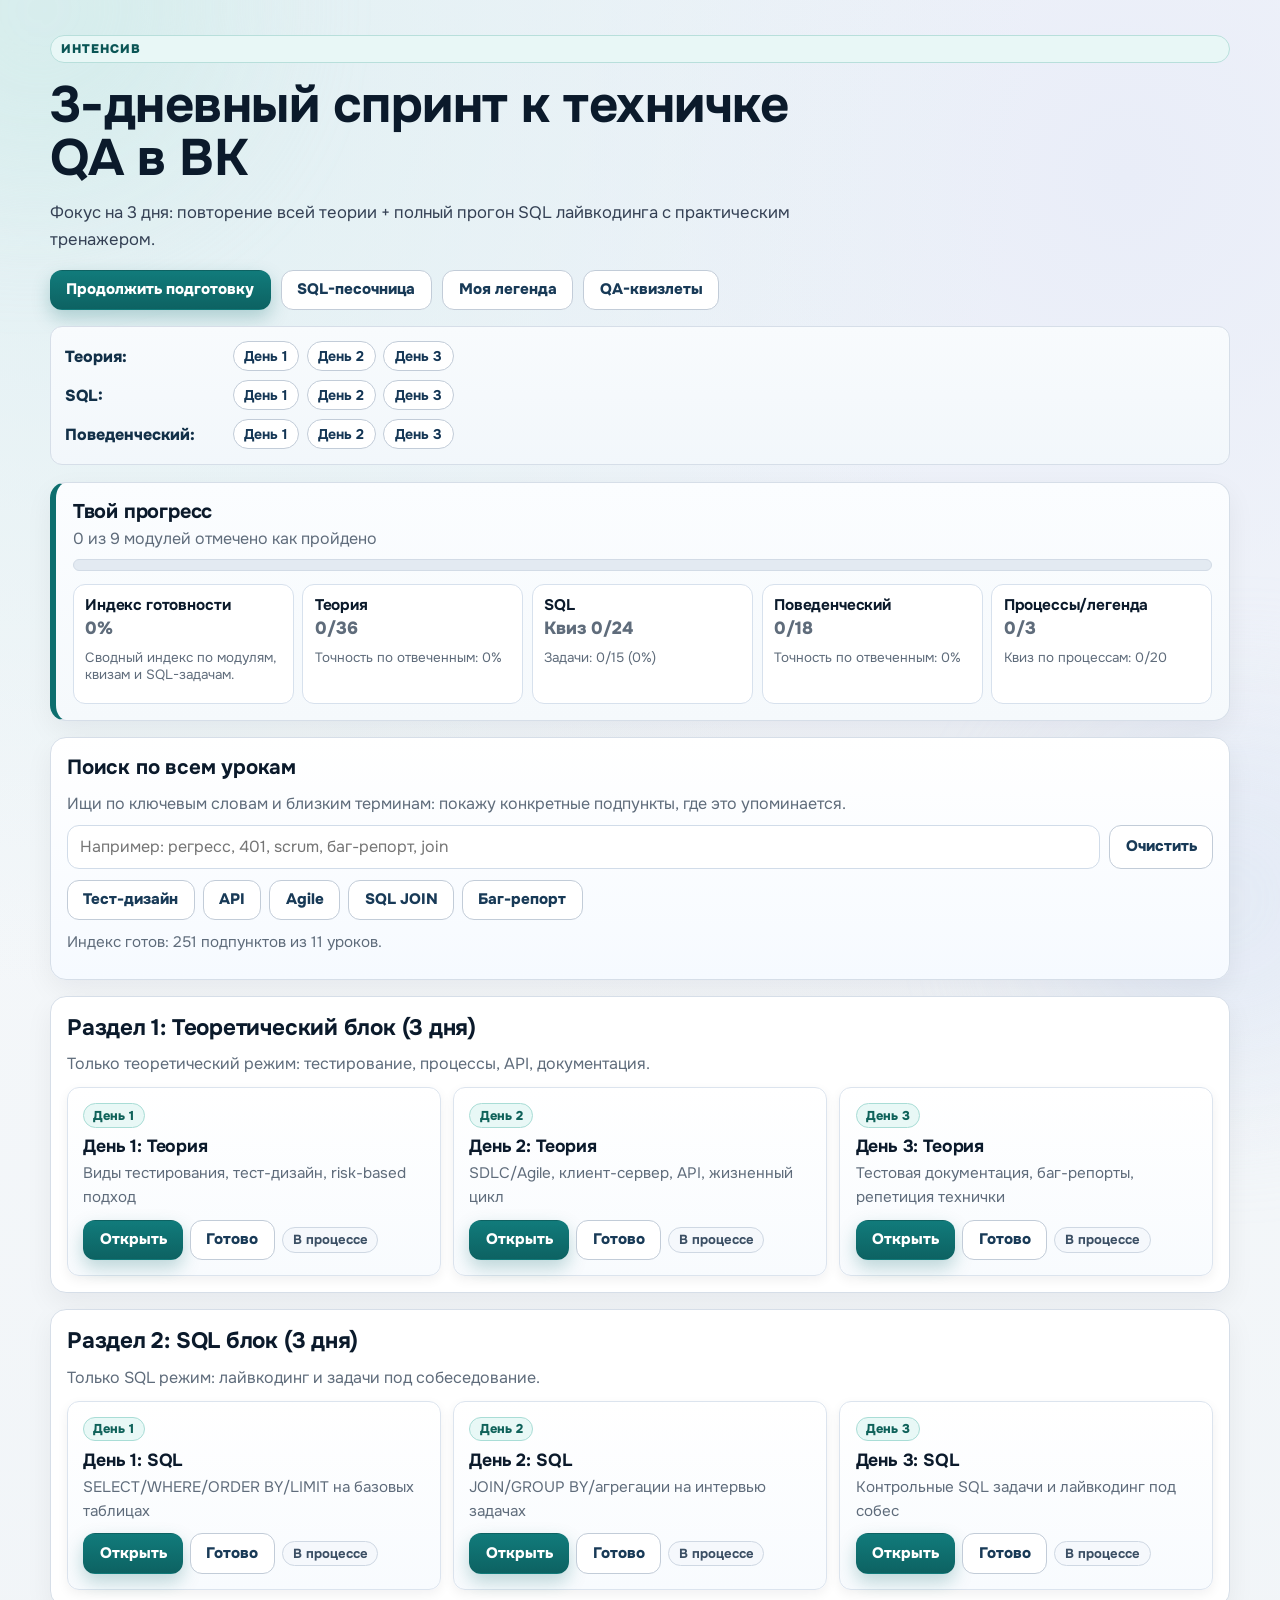
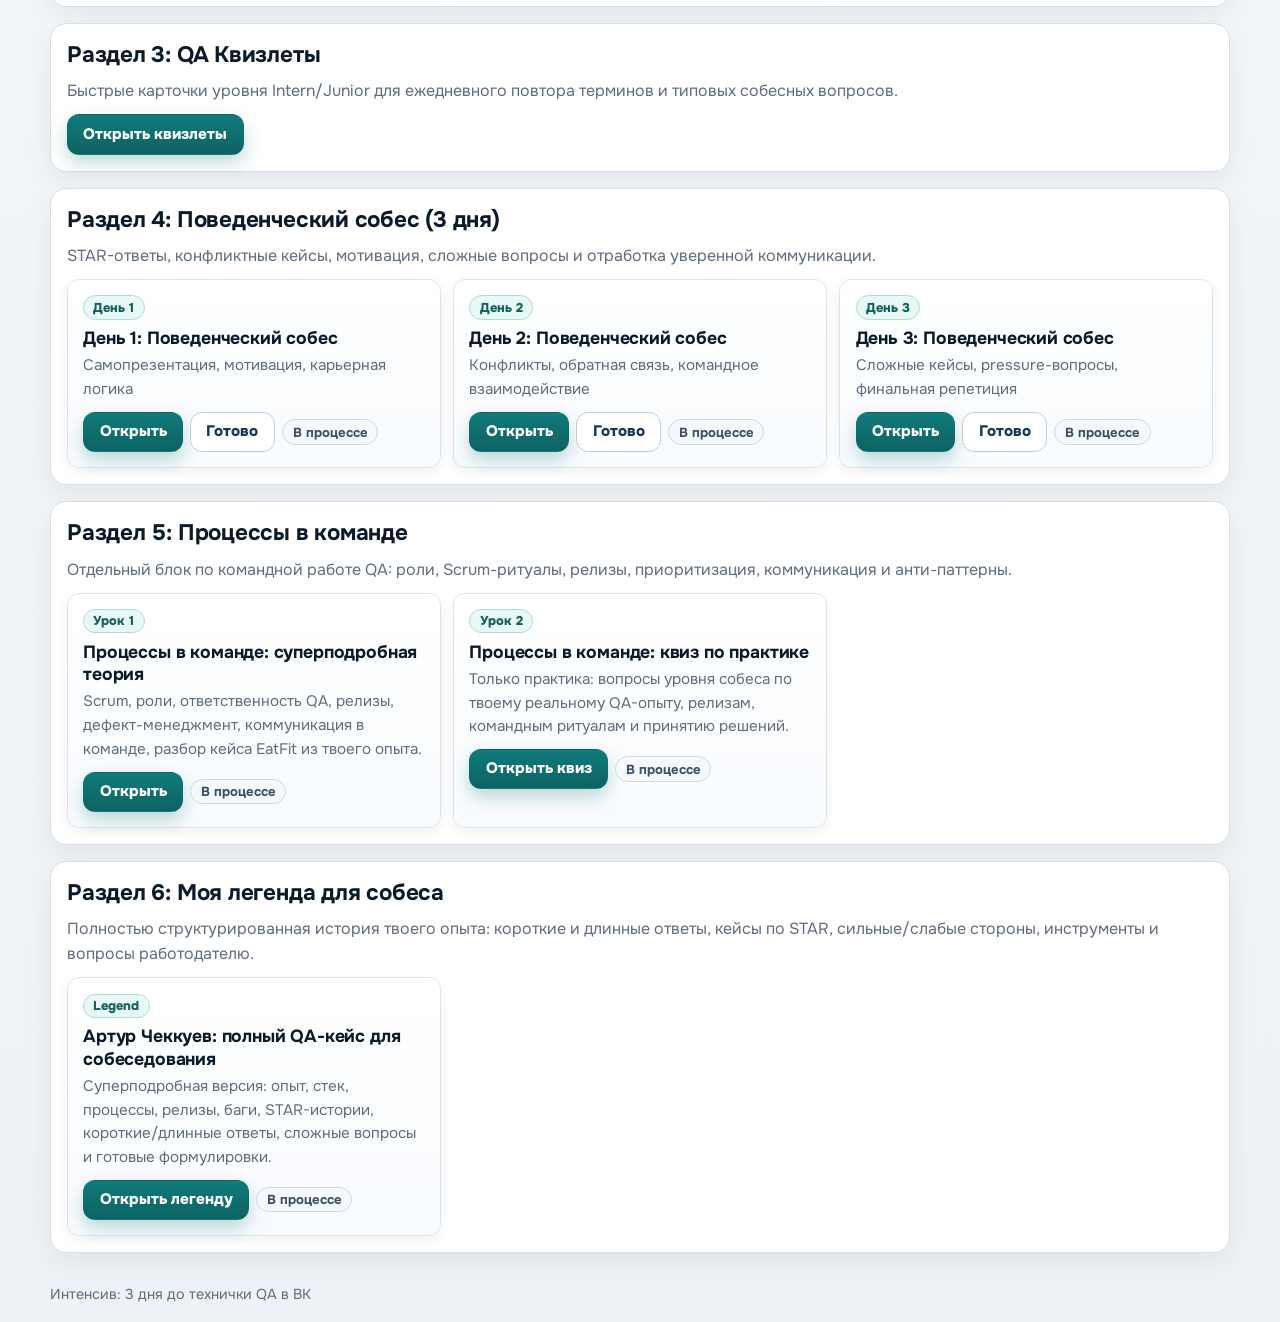
<file: index.html>
﻿<!doctype html>
<html lang="ru">
<head>
  <meta charset="UTF-8" />
  <meta name="viewport" content="width=device-width, initial-scale=1.0" />
  <title>Подготовка к техничке QA в ВК</title>
  <link rel="icon" type="image/svg+xml" href="favicon.svg?v=20260525a1" />
  <link rel="preconnect" href="https://fonts.googleapis.com">
  <link rel="preconnect" href="https://fonts.gstatic.com" crossorigin>
  <link href="https://fonts.googleapis.com/css2?family=Onest:wght@400;500;700;800&family=JetBrains+Mono:wght@400;600&display=swap" rel="stylesheet">
  <link rel="stylesheet" href="styles.css?v=20260526a1" />
</head>
<body data-page="index">
  <div class="bg-shape bg-shape-1"></div>
  <div class="bg-shape bg-shape-2"></div>

  <header class="shell hero">
    <p class="eyebrow">Интенсив</p>
    <h1>3-дневный спринт к техничке QA в ВК</h1>
    <p class="lead">Фокус на 3 дня: повторение всей теории + полный прогон SQL лайвкодинга с практическим тренажером.</p>
    <div class="hero-actions">
      <a class="btn primary" id="continue-prep-btn" href="day1.html?view=theory">Продолжить подготовку</a>
      <a class="btn ghost" href="sandbox.html">SQL-песочница</a>
      <a class="btn ghost" href="legend.html">Моя легенда</a>
      <a class="btn ghost" href="quizlets.html">QA-квизлеты</a>
    </div>
    <div class="hero-split-links">
      <div class="hero-track-row">
        <span>Теория:</span>
        <a data-track-link="theory-1" href="day1.html?view=theory">День 1</a>
        <a data-track-link="theory-2" href="day2.html?view=theory">День 2</a>
        <a data-track-link="theory-3" href="day3.html?view=theory">День 3</a>
      </div>
      <div class="hero-track-row">
        <span>SQL:</span>
        <a data-track-link="sql-1" href="day1.html?view=sql">День 1</a>
        <a data-track-link="sql-2" href="day2.html?view=sql">День 2</a>
        <a data-track-link="sql-3" href="day3.html?view=sql">День 3</a>
      </div>
      <div class="hero-track-row">
        <span>Поведенческий:</span>
        <a data-track-link="behavioral-1" href="day1.html?view=behavioral">День 1</a>
        <a data-track-link="behavioral-2" href="day2.html?view=behavioral">День 2</a>
        <a data-track-link="behavioral-3" href="day3.html?view=behavioral">День 3</a>
      </div>
    </div>
  </header>

  <main class="shell" id="days">
    <section class="panel progress-panel">
      <h2>Твой прогресс</h2>
      <p id="overall-progress">0 из 9 модулей отмечено как пройдено</p>
      <div class="progress-bar"><span id="progress-fill"></span></div>
      <div class="progress-analytics" id="progress-analytics"></div>
    </section>

    <section class="panel smart-search-section" id="lesson-search-panel">
      <h2>Поиск по всем урокам</h2>
      <p>Ищи по ключевым словам и близким терминам: покажу конкретные подпункты, где это упоминается.</p>
      <div class="smart-search-controls">
        <input id="lesson-search-input" type="search" placeholder="Например: регресс, 401, scrum, баг-репорт, join" />
        <button class="btn ghost" id="lesson-search-clear" type="button">Очистить</button>
      </div>
      <div class="smart-search-chips">
        <button class="btn ghost" type="button" data-search-chip="тест-дизайн">Тест-дизайн</button>
        <button class="btn ghost" type="button" data-search-chip="api">API</button>
        <button class="btn ghost" type="button" data-search-chip="agile">Agile</button>
        <button class="btn ghost" type="button" data-search-chip="sql join">SQL JOIN</button>
        <button class="btn ghost" type="button" data-search-chip="баг-репорт">Баг-репорт</button>
      </div>
      <p class="smart-search-status" id="lesson-search-status">Введи запрос, чтобы найти нужные куски теории и практики.</p>
      <div class="smart-search-results" id="lesson-search-results"></div>
    </section>

    <section class="panel track-section">
      <h2>Раздел 1: Теоретический блок (3 дня)</h2>
      <p>Только теоретический режим: тестирование, процессы, API, документация.</p>
      <section class="days-grid" id="theory-grid"></section>
    </section>

    <section class="panel track-section">
      <h2>Раздел 2: SQL блок (3 дня)</h2>
      <p>Только SQL режим: лайвкодинг и задачи под собеседование.</p>
      <section class="days-grid" id="sql-grid"></section>
    </section>

    <section class="panel track-section">
      <h2>Раздел 3: QA Квизлеты</h2>
      <p>Быстрые карточки уровня Intern/Junior для ежедневного повтора терминов и типовых собесных вопросов.</p>
      <div class="hero-actions">
        <a class="btn primary" href="quizlets.html">Открыть квизлеты</a>
      </div>
    </section>

    <section class="panel track-section">
      <h2>Раздел 4: Поведенческий собес (3 дня)</h2>
      <p>STAR-ответы, конфликтные кейсы, мотивация, сложные вопросы и отработка уверенной коммуникации.</p>
      <section class="days-grid" id="behavioral-grid"></section>
    </section>

    <section class="panel track-section">
      <h2>Раздел 5: Процессы в команде</h2>
      <p>Отдельный блок по командной работе QA: роли, Scrum-ритуалы, релизы, приоритизация, коммуникация и анти-паттерны.</p>
      <section class="days-grid" id="team-process-grid"></section>
    </section>

    <section class="panel track-section">
      <h2>Раздел 6: Моя легенда для собеса</h2>
      <p>Полностью структурированная история твоего опыта: короткие и длинные ответы, кейсы по STAR, сильные/слабые стороны, инструменты и вопросы работодателю.</p>
      <section class="days-grid" id="legend-grid"></section>
    </section>
  </main>

  <footer class="shell footer">Интенсив: 3 дня до технички QA в ВК</footer>
  <script src="app.js?v=20260526a1"></script>
</body>
</html>
</file>
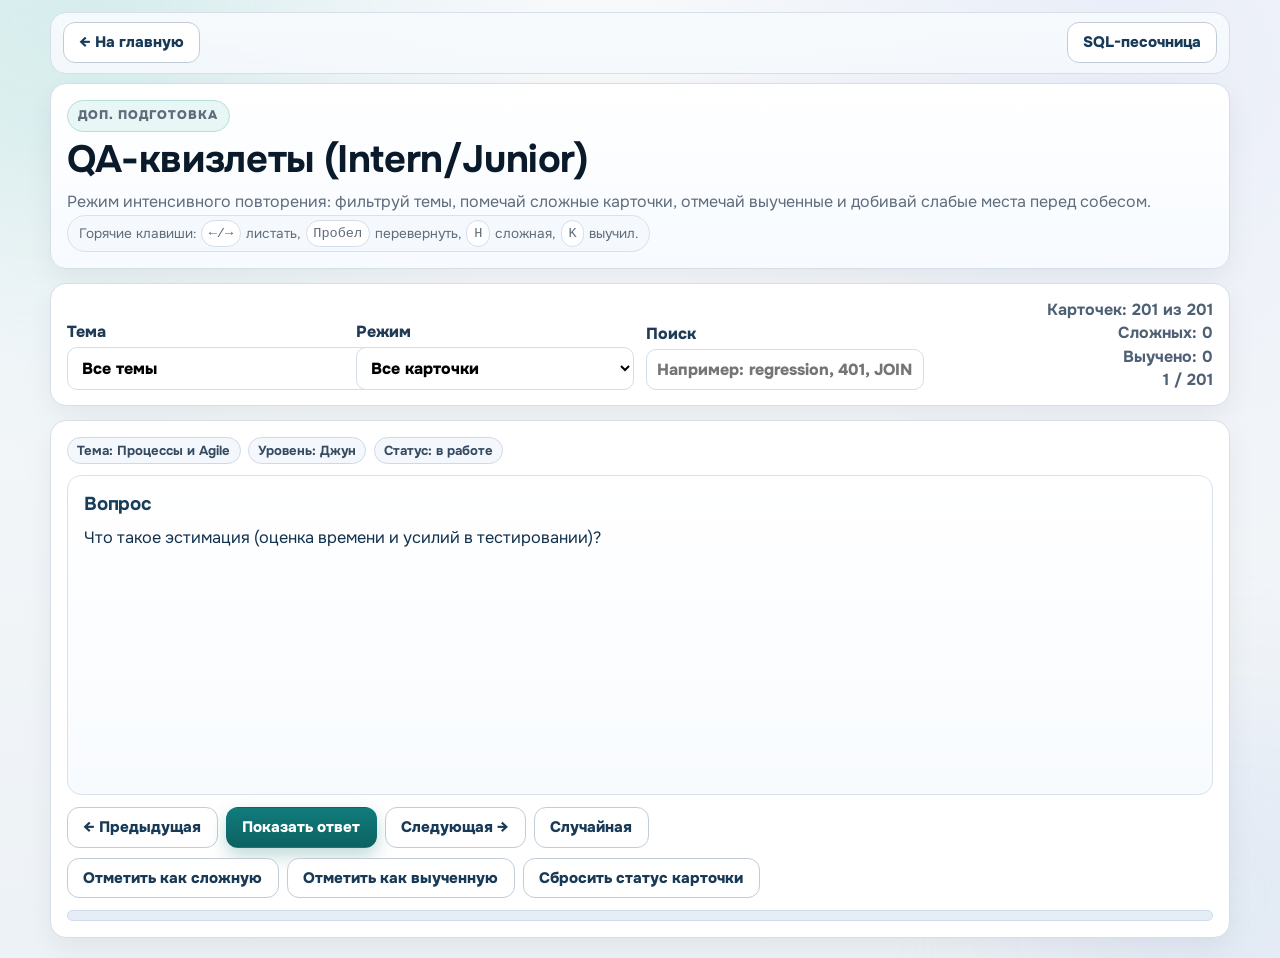
<file: quizlets.html>
﻿<!doctype html>
<html lang="ru">
<head>
  <meta charset="UTF-8" />
  <meta name="viewport" content="width=device-width, initial-scale=1.0" />
  <title>QA Квизлеты — Подготовка к техничке</title>
  <link rel="icon" type="image/svg+xml" href="favicon.svg?v=20260525a1" />
  <link rel="preconnect" href="https://fonts.googleapis.com">
  <link rel="preconnect" href="https://fonts.gstatic.com" crossorigin>
  <link href="https://fonts.googleapis.com/css2?family=Onest:wght@400;500;700;800&family=JetBrains+Mono:wght@400;600&display=swap" rel="stylesheet">
  <link rel="stylesheet" href="styles.css?v=20260526a1" />
</head>
<body data-page="quizlets">
  <div class="bg-shape bg-shape-1"></div>
  <div class="bg-shape bg-shape-2"></div>

  <header class="shell topbar">
    <a class="btn ghost" href="index.html">← На главную</a>
    <a class="btn ghost" href="sandbox.html">SQL-песочница</a>
  </header>

  <main class="shell quizlets-layout">
    <section class="panel quizlets-head">
      <p class="eyebrow">Доп. подготовка</p>
      <h1>QA-квизлеты (Intern/Junior)</h1>
      <p>Режим интенсивного повторения: фильтруй темы, помечай сложные карточки, отмечай выученные и добивай слабые места перед собесом.</p>
      <p class="quizlets-hint">Горячие клавиши: <code>←/→</code> листать, <code>Пробел</code> перевернуть, <code>H</code> сложная, <code>K</code> выучил.</p>
    </section>

    <section class="panel quizlets-controls quizlets-controls-main">
      <label>
        Тема
        <select id="quiz-topic"></select>
      </label>
      <label>
        Режим
        <select id="quiz-mode">
          <option value="all">Все карточки</option>
          <option value="hard">Только сложные</option>
          <option value="known">Только выученные</option>
          <option value="learning">Только в работе</option>
        </select>
      </label>
      <label>
        Поиск
        <input id="quiz-search" type="text" placeholder="Например: regression, 401, JOIN" />
      </label>
      <div class="quizlets-meta">
        <span id="quiz-count">Карточек: 0</span>
        <span id="quiz-hard-count">Сложных: 0</span>
        <span id="quiz-known-count">Выучено: 0</span>
        <span id="quiz-progress">0 / 0</span>
      </div>
    </section>

    <section class="panel quiz-card-wrap">
      <div class="quiz-card-header">
        <span class="chip" id="card-topic">Тема: —</span>
        <span class="chip" id="card-level">Уровень: —</span>
        <span class="chip" id="card-state">Статус: —</span>
      </div>

      <article class="flip-card" id="quiz-card" role="button" tabindex="0" aria-label="Перевернуть карточку">
        <div class="flip-inner">
          <div class="flip-face flip-front">
            <h3>Вопрос</h3>
            <p id="card-front"></p>
          </div>
          <div class="flip-face flip-back">
            <h3>Ответ</h3>
            <p id="card-back"></p>
          </div>
        </div>
      </article>

      <div class="quizlets-actions">
        <button class="btn ghost" id="quiz-prev" type="button">← Предыдущая</button>
        <button class="btn primary" id="quiz-flip" type="button">Показать ответ</button>
        <button class="btn ghost" id="quiz-next" type="button">Следующая →</button>
        <button class="btn ghost" id="quiz-random" type="button">Случайная</button>
      </div>

      <div class="quizlets-actions quizlets-study-actions">
        <button class="btn ghost" id="quiz-mark-hard" type="button">Отметить как сложную</button>
        <button class="btn ghost" id="quiz-mark-known" type="button">Отметить как выученную</button>
        <button class="btn ghost" id="quiz-reset-card" type="button">Сбросить статус карточки</button>
      </div>

      <div class="quizlets-progress-line">
        <span id="quiz-progress-line-fill"></span>
      </div>
    </section>
  </main>

  <script src="quizlets-data.js"></script>
  <script src="quizlets.js?v=20260523qz3"></script>
</body>
</html>
</file>
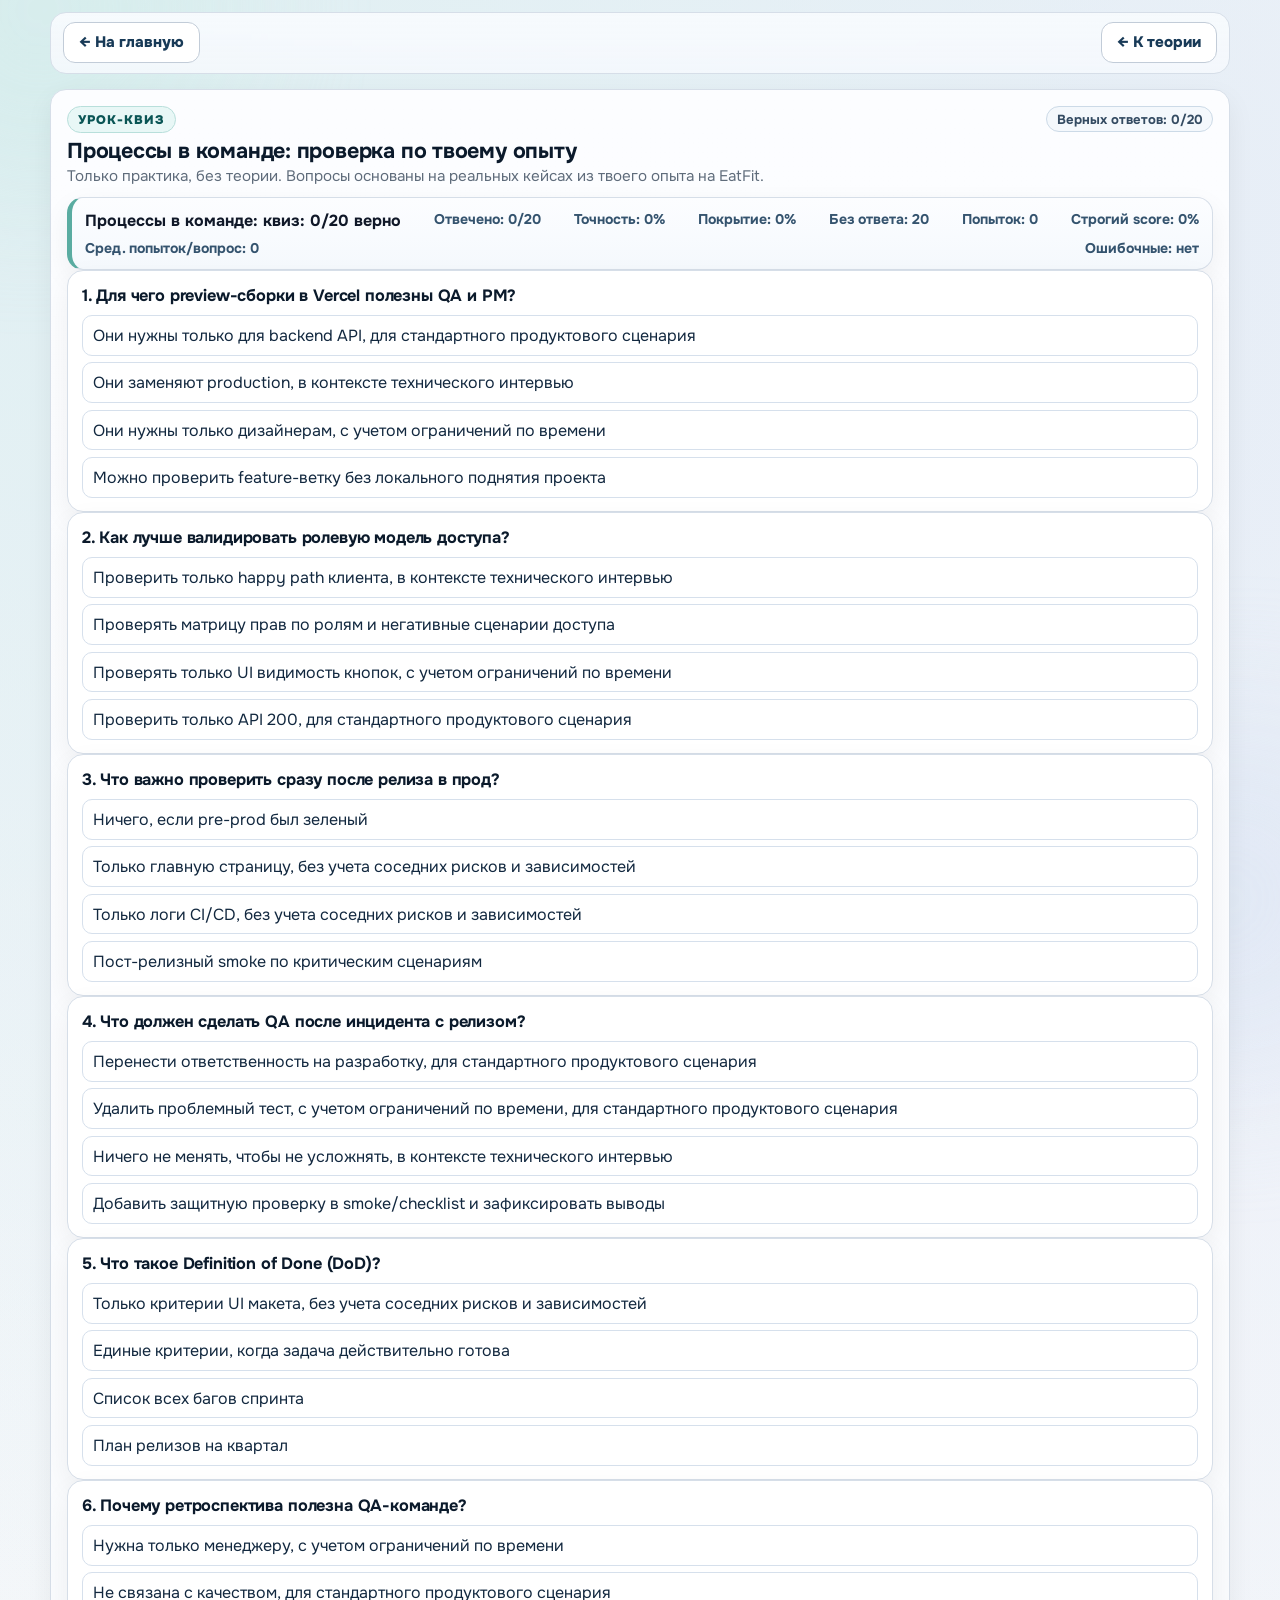
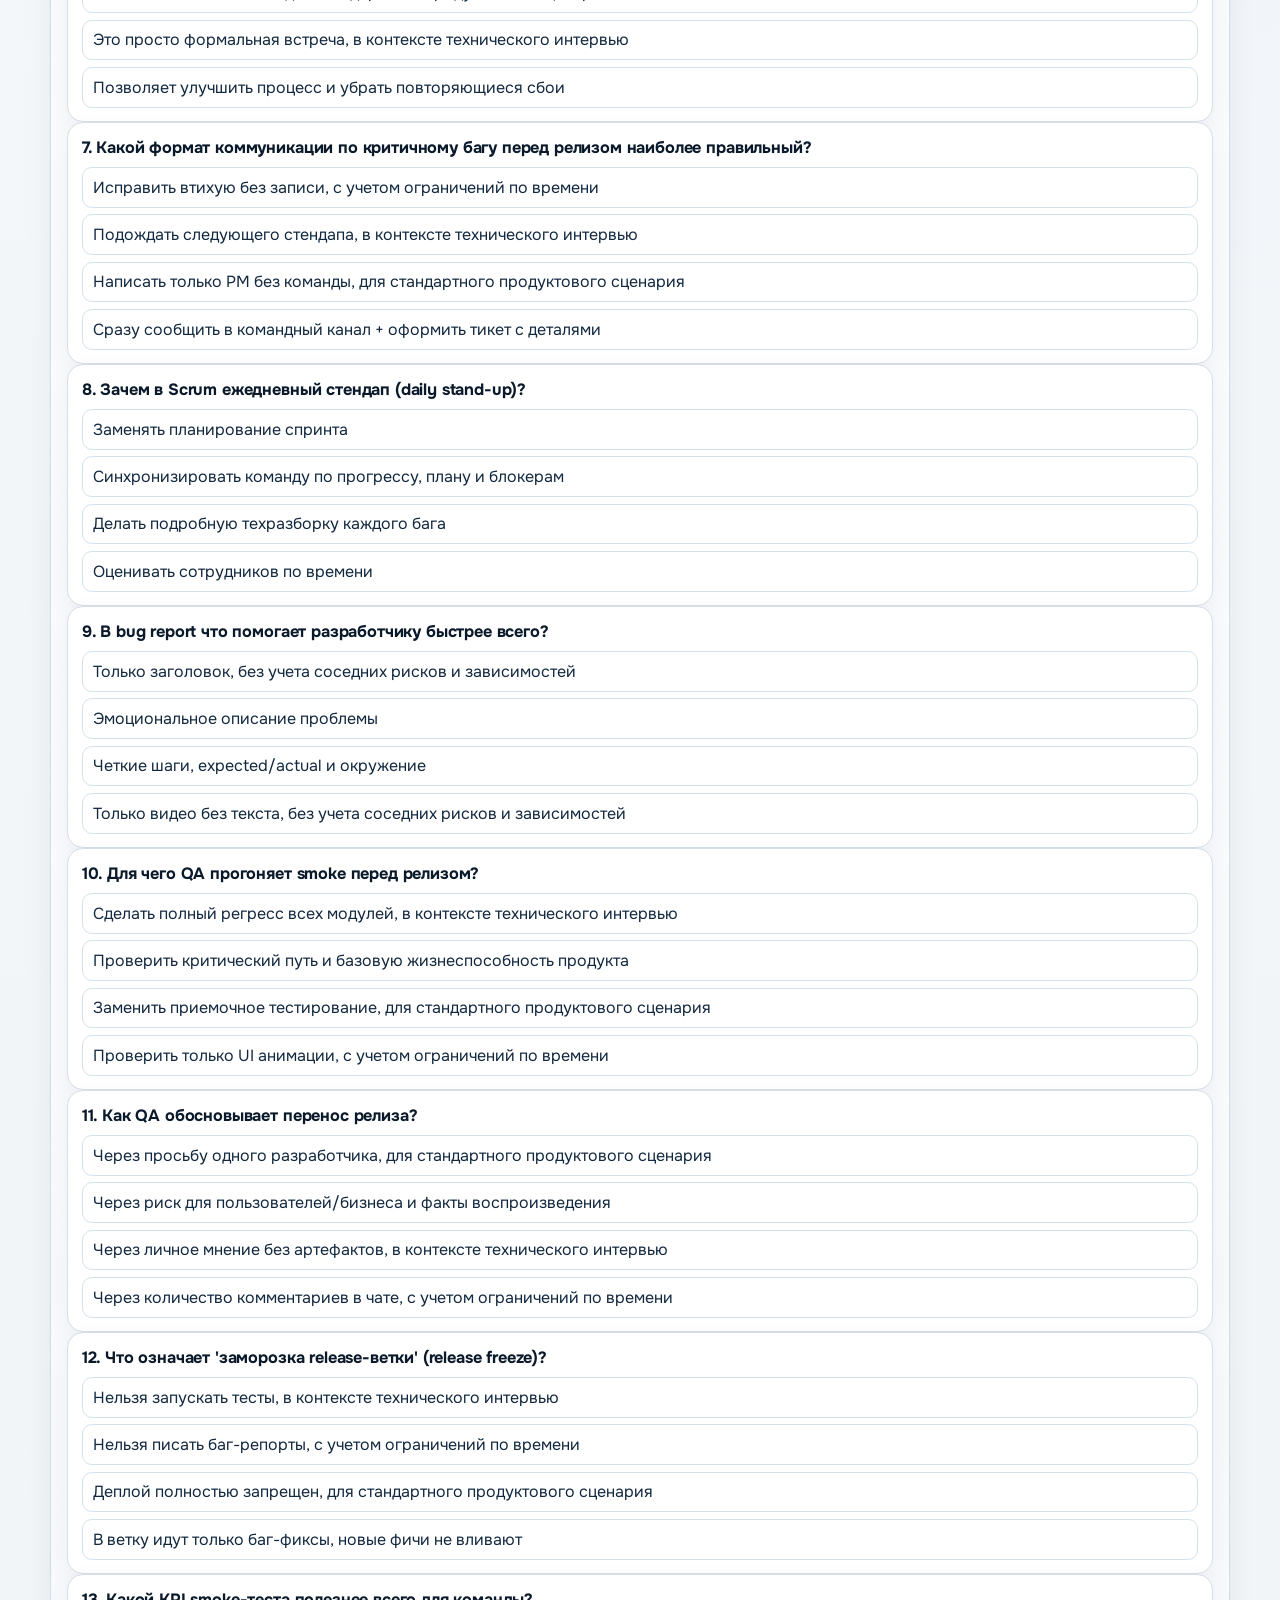
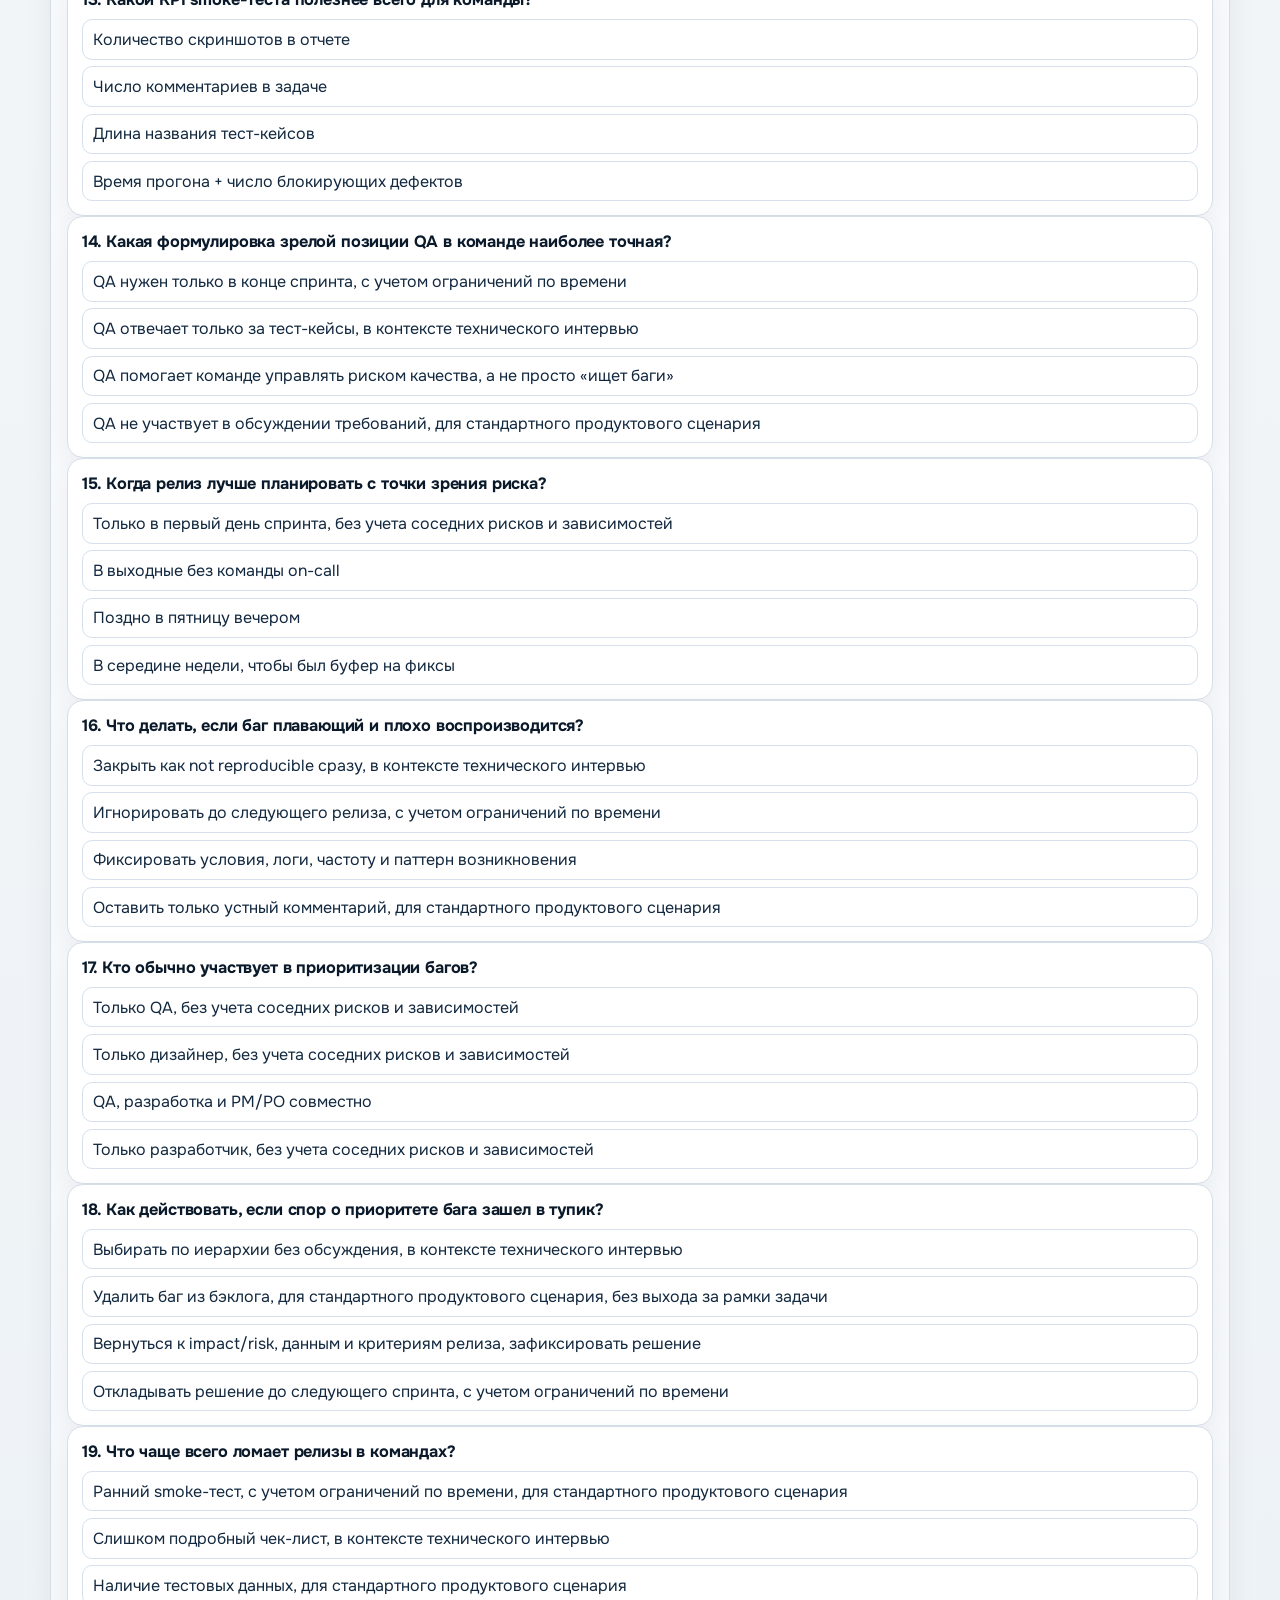
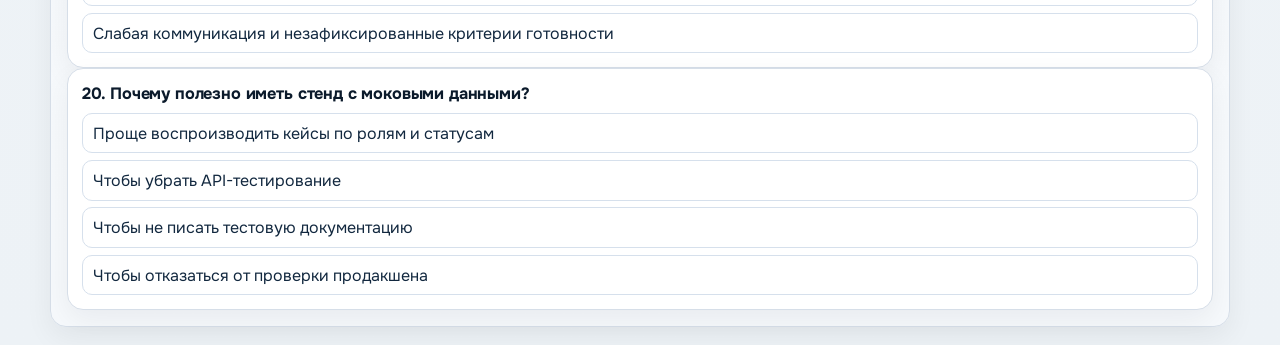
<file: team-processes-quiz.html>
﻿<!doctype html>
<html lang="ru">
<head>
  <meta charset="UTF-8" />
  <meta name="viewport" content="width=device-width, initial-scale=1.0" />
  <title>Процессы в команде — квиз</title>
  <link rel="icon" type="image/svg+xml" href="favicon.svg?v=20260525a1" />
  <link rel="preconnect" href="https://fonts.googleapis.com">
  <link rel="preconnect" href="https://fonts.gstatic.com" crossorigin>
  <link href="https://fonts.googleapis.com/css2?family=Onest:wght@400;500;700;800&family=JetBrains+Mono:wght@400;600&display=swap" rel="stylesheet">
  <link rel="stylesheet" href="styles.css?v=20260526a1" />
</head>
<body data-page="team-processes-quiz">
  <div class="bg-shape bg-shape-1"></div>
  <div class="bg-shape bg-shape-2"></div>

  <header class="shell topbar">
    <a class="btn ghost" href="index.html">← На главную</a>
    <a class="btn ghost" href="team-processes.html">← К теории</a>
  </header>

  <main class="shell practice-wrap">
    <section class="panel practice">
      <div class="cockpit-head">
        <div>
          <p class="eyebrow">Урок-квиз</p>
          <h2>Процессы в команде: проверка по твоему опыту</h2>
          <p class="day-sub">Только практика, без теории. Вопросы основаны на реальных кейсах из твоего опыта на EatFit.</p>
        </div>
        <div class="cockpit-chips">
          <span class="chip" id="team-process-quiz-stats">Верных ответов: 0/0</span>
        </div>
      </div>
      <section id="team-process-quiz-root"></section>
    </section>
  </main>

  <script src="app.js?v=20260526a1"></script>
</body>
</html>
</file>
<file: styles.css>
﻿:root {
  --bg: #f4f6f8;
  --bg-soft: #eef2f5;
  --surface: #ffffff;
  --surface-strong: #f9fbfd;
  --ink: #101828;
  --ink-soft: #344054;
  --muted: #5f6c7b;
  --line: #d6dee8;
  --line-strong: #c2ccd8;
  --brand: #0d6e6e;
  --brand-strong: #0a5555;
  --brand-soft: #e8f7f6;
  --accent: #0b4d8a;
  --ok: #166534;
  --warn: #9f1239;
  --radius-xl: 24px;
  --radius-lg: 16px;
  --radius-md: 12px;
  --radius-sm: 10px;
  --shadow-soft: 0 10px 28px rgba(16, 24, 40, 0.06);
  --shadow-card: 0 4px 12px rgba(16, 24, 40, 0.06);
}

* {
  box-sizing: border-box;
}

html,
body {
  margin: 0;
  padding: 0;
}

body {
  min-height: 100vh;
  color: var(--ink);
  font-family: "Onest", "Segoe UI", sans-serif;
  background:
    radial-gradient(circle at 8% 2%, #dfeff2 0, transparent 30%),
    radial-gradient(circle at 88% 6%, #e9edf8 0, transparent 34%),
    linear-gradient(180deg, #f7f9fb 0%, #edf2f6 100%);
}

h1,
h2,
h3,
h4 {
  margin: 0;
  color: #0b1a2b;
  letter-spacing: -0.01em;
}

p {
  margin: 0;
}

.bg-shape {
  position: fixed;
  z-index: -1;
  pointer-events: none;
  filter: blur(72px);
  opacity: 0.48;
}

.bg-shape-1 {
  width: 360px;
  height: 360px;
  left: -130px;
  top: -170px;
  border-radius: 44% 56% 58% 42%;
  background: #cdebe7;
}

.bg-shape-2 {
  width: 360px;
  height: 360px;
  right: -120px;
  bottom: -180px;
  border-radius: 58% 42% 46% 54%;
  background: #d8e2f3;
}

.shell {
  width: min(1180px, calc(100% - 2rem));
  margin: 0 auto;
}

.panel {
  background: var(--surface);
  border: 1px solid var(--line);
  border-radius: var(--radius-lg);
  box-shadow: var(--shadow-soft);
}

.eyebrow {
  display: inline-flex;
  align-items: center;
  gap: 0.35rem;
  margin: 0;
  padding: 0.3rem 0.65rem;
  border-radius: 999px;
  background: var(--brand-soft);
  border: 1px solid #b8dfdb;
  color: var(--brand-strong);
  font-size: 0.78rem;
  font-weight: 900;
  text-transform: uppercase;
  letter-spacing: 0.08em;
}

.hero {
  padding: 2.2rem 0 1.1rem;
  display: grid;
  gap: 1rem;
}

.hero h1 {
  font-size: clamp(2rem, 4.7vw, 3.2rem);
  line-height: 1.03;
  max-width: 24ch;
}

.lead {
  max-width: 70ch;
  color: var(--ink-soft);
  line-height: 1.6;
  font-size: 1.04rem;
}

.hero-actions {
  display: flex;
  flex-wrap: wrap;
  gap: 0.65rem;
}

.hero-split-links {
  display: grid;
  gap: 0.55rem;
  border: 1px solid var(--line);
  border-radius: var(--radius-md);
  background: linear-gradient(180deg, #f8fbfd 0%, #f2f7fb 100%);
  padding: 0.9rem;
}

.hero-track-row {
  display: flex;
  align-items: center;
  flex-wrap: wrap;
  gap: 0.45rem;
}

.hero-track-row span {
  min-width: 10rem;
  font-weight: 800;
  color: #123048;
}

.hero-track-row a {
  display: inline-flex;
  align-items: center;
  text-decoration: none;
  border: 1px solid var(--line-strong);
  border-radius: 999px;
  padding: 0.32rem 0.68rem;
  color: #143655;
  font-size: 0.88rem;
  font-weight: 700;
  background: #ffffff;
}

.hero-track-row a:hover {
  border-color: #8fa5be;
  background: #f3f8fe;
}

.hero-track-row a.track-done {
  border-color: #84cdbf;
  background: #e9faf6;
  color: #0e5f56;
  box-shadow: inset 0 0 0 1px #84cdbf;
}

.btn {
  display: inline-flex;
  align-items: center;
  justify-content: center;
  gap: 0.35rem;
  text-decoration: none;
  border: 1px solid transparent;
  border-radius: var(--radius-md);
  font: inherit;
  font-weight: 800;
  font-size: 0.95rem;
  line-height: 1.15;
  padding: 0.65rem 0.96rem;
  cursor: pointer;
  transition: transform 0.16s ease, border-color 0.16s ease, background 0.16s ease, box-shadow 0.16s ease;
}

.btn:hover {
  transform: translateY(-1px);
}

.btn.primary {
  color: #ffffff;
  background: linear-gradient(180deg, #117b7b 0%, #0d6262 100%);
  box-shadow: 0 8px 18px rgba(13, 110, 110, 0.26);
}

.btn.primary:hover {
  background: linear-gradient(180deg, #149090 0%, #0b5656 100%);
}

.btn.ghost {
  color: #183a57;
  border-color: var(--line-strong);
  background: #ffffff;
}

.btn.ghost:hover {
  border-color: #98adc4;
  background: #f5f9fd;
}

.btn.toggle-active {
  border-color: #67b8ab;
  box-shadow: inset 0 0 0 1px #67b8ab;
  color: #0a5b52;
  background: #e9faf6;
}

#days {
  display: grid;
  gap: 1rem;
  padding-bottom: 1.2rem;
}

.progress-panel {
  padding: 1rem 1.05rem;
  border-left: 6px solid var(--brand);
  background: linear-gradient(180deg, #fbfdff 0%, #f5f9fc 100%);
}

.progress-panel h2 {
  margin-bottom: 0.25rem;
  font-size: 1.24rem;
}

.progress-panel p {
  margin-bottom: 0.62rem;
  color: var(--muted);
}

.progress-bar {
  height: 12px;
  border-radius: 999px;
  overflow: hidden;
  background: #e3eaf2;
  border: 1px solid #d2dbe6;
}

.progress-bar span {
  display: block;
  height: 100%;
  width: 0;
  background: linear-gradient(90deg, #117b7b, #31a7a2);
  transition: width 0.25s ease;
}

.progress-analytics {
  margin-top: 0.78rem;
  display: grid;
  grid-template-columns: repeat(auto-fit, minmax(210px, 1fr));
  gap: 0.56rem;
}

.progress-metric {
  border: 1px solid #d7e1ed;
  border-radius: 12px;
  background: #ffffff;
  padding: 0.62rem 0.7rem;
}

.progress-metric h3 {
  margin: 0 0 0.16rem;
  font-size: 0.96rem;
}

.metric-value {
  margin: 0;
  font-size: 1.1rem;
  font-weight: 800;
  color: #0f2e48;
}

.metric-sub {
  margin: 0.14rem 0 0;
  font-size: 0.84rem;
  color: #4d6074;
}

.track-section {
  padding: 1rem;
  display: grid;
  gap: 0.65rem;
}

.track-section h2 {
  font-size: 1.4rem;
}

.track-section p {
  color: var(--muted);
  line-height: 1.55;
}

.smart-search-section {
  padding: 1rem;
  display: grid;
  gap: 0.7rem;
  background: linear-gradient(180deg, #ffffff 0%, #f6faff 100%);
}

.smart-search-section h2 {
  margin-bottom: 0.1rem;
  font-size: 1.28rem;
}

.smart-search-section p {
  color: var(--muted);
}

.smart-search-controls {
  display: flex;
  flex-wrap: wrap;
  gap: 0.56rem;
}

.smart-search-controls input {
  flex: 1 1 460px;
  min-height: 44px;
  border: 1px solid #d1dce9;
  border-radius: 12px;
  padding: 0.52rem 0.74rem;
  background: #fff;
  font: inherit;
}

.smart-search-chips {
  display: flex;
  flex-wrap: wrap;
  gap: 0.5rem;
}

.smart-search-status {
  margin: 0;
  color: #456079;
  font-size: 0.95rem;
}

.smart-search-results {
  display: grid;
  gap: 0.52rem;
}

.search-hit {
  border: 1px solid #d9e3ef;
  border-radius: 12px;
  background: #ffffff;
  padding: 0.72rem 0.78rem;
  display: grid;
  gap: 0.36rem;
}

.search-hit-top {
  display: flex;
  justify-content: space-between;
  align-items: center;
  gap: 0.5rem;
  flex-wrap: wrap;
}

.search-hit-top strong {
  font-size: 0.97rem;
}

.search-hit-score {
  border: 1px solid #b6d7d1;
  border-radius: 999px;
  padding: 0.16rem 0.5rem;
  font-size: 0.76rem;
  font-weight: 800;
  color: #0f5f57;
  background: #ebf8f6;
}

.search-hit p {
  margin: 0;
  color: #1e3d58;
  line-height: 1.45;
}

.search-hit a {
  width: fit-content;
}

.days-grid {
  display: grid;
  grid-template-columns: repeat(3, minmax(0, 1fr));
  gap: 0.78rem;
}

.day-card {
  padding: 0.95rem;
  border: 1px solid #dce4ee;
  border-radius: var(--radius-md);
  background: linear-gradient(180deg, #ffffff 0%, #f8fbfe 100%);
  box-shadow: var(--shadow-card);
  animation: card-in 0.32s ease both;
}

.day-badge {
  display: inline-flex;
  align-items: center;
  margin-bottom: 0.45rem;
  border: 1px solid #a9ddd6;
  border-radius: 999px;
  padding: 0.2rem 0.58rem;
  background: #e8f8f6;
  color: #0f625a;
  font-size: 0.8rem;
  font-weight: 800;
}

.day-title {
  margin-bottom: 0.3rem;
  font-size: 1.1rem;
  line-height: 1.28;
}

.day-sub {
  color: var(--muted);
  line-height: 1.48;
  margin-bottom: 0.65rem;
  font-size: 0.95rem;
}

.day-actions {
  display: flex;
  flex-wrap: wrap;
  align-items: center;
  gap: 0.45rem;
}

.status {
  display: inline-flex;
  align-items: center;
  border: 1px solid #cfd8e3;
  border-radius: 999px;
  background: #f5f8fc;
  color: #3b4f64;
  font-size: 0.82rem;
  font-weight: 700;
  padding: 0.2rem 0.6rem;
}

.status.status-done {
  border-color: #8fd8cb;
  background: #e9faf6;
  color: #0b6258;
}

.topbar {
  position: sticky;
  top: 0;
  z-index: 120;
  display: flex;
  justify-content: space-between;
  align-items: center;
  gap: 0.62rem;
  padding: 0.72rem 0 0.46rem;
  border-bottom: 0;
  backdrop-filter: none;
  background: transparent;
}

body[data-page="sandbox"] .topbar,
body[data-page="quizlets"] .topbar,
body[data-page="day"] .topbar,
body[data-page="team-processes"] .topbar,
body[data-page="team-processes-quiz"] .topbar,
body[data-page="legend"] .topbar {
  margin-top: 0.72rem;
  margin-bottom: 0.62rem;
  padding: 0.62rem 0.72rem;
  border: 1px solid var(--line);
  border-radius: var(--radius-lg);
  background: linear-gradient(180deg, rgba(247, 250, 253, 0.96) 0%, rgba(244, 248, 252, 0.92) 100%);
  backdrop-filter: blur(8px);
}

.day-layout {
  display: grid;
  grid-template-columns: 300px minmax(0, 1fr);
  gap: 1rem;
  align-items: start;
}

.toc-wrap {
  position: sticky;
  top: 4.2rem;
  padding: 1rem;
  background: linear-gradient(180deg, #fcfdff 0%, #f5f9fd 100%);
  max-height: calc(100vh - 5.2rem);
  overflow: hidden;
  display: flex;
  flex-direction: column;
}

.toc-wrap h2 {
  margin-bottom: 0.55rem;
  font-size: 1rem;
  flex: 0 0 auto;
}

#toc {
  display: grid;
  gap: 0.3rem;
  overflow-y: auto;
  min-height: 0;
  padding-right: 0.2rem;
}

#toc a {
  display: block;
  text-decoration: none;
  color: #27425c;
  font-size: 0.92rem;
  line-height: 1.36;
  border: 1px solid transparent;
  border-radius: 10px;
  padding: 0.3rem 0.45rem;
}

#toc a:hover {
  border-color: #c6d4e3;
  background: #f4f9ff;
}

#toc a.toc-sub {
  padding-left: 0.9rem;
  font-size: 0.88rem;
  color: #3c556f;
}

#toc a.active {
  border-color: #89b7df;
  background: #eaf4ff;
  color: #173a57;
}

.markdown {
  min-height: 56vh;
  padding: 1.2rem 1.25rem;
  background: #ffffff;
}

.markdown h1,
.markdown h2,
.markdown h3,
.markdown h4 {
  scroll-margin-top: 5.2rem;
}

.markdown h1 {
  font-size: 1.88rem;
  margin: 0.2rem 0 0.75rem;
}

.markdown h2 {
  margin: 1.45rem 0 0.7rem;
  padding: 0.05rem 0 0.45rem;
  font-size: 1.36rem;
  border-bottom: 2px solid #e5ebf3;
}

.markdown h3 {
  margin: 1.15rem 0 0.5rem;
  font-size: 1.12rem;
}

.markdown p,
.markdown li {
  color: #1a2f45;
  line-height: 1.68;
  font-size: 1rem;
}

.markdown ul,
.markdown ol {
  padding-left: 1.3rem;
}

.markdown a {
  color: var(--accent);
  text-decoration-thickness: 1px;
}

.markdown strong {
  color: #0f2338;
}

.markdown code {
  font-family: "JetBrains Mono", "Consolas", monospace;
  font-size: 0.9em;
  background: #edf3fb;
  color: #0f2a40;
  border: 1px solid #d9e3ef;
  border-radius: 6px;
  padding: 0.12em 0.34em;
}

.markdown pre {
  margin: 0.72rem 0;
  border-radius: 12px;
  padding: 0.88rem;
  overflow: auto;
  border: 1px solid #1d2a3e;
  background: #0f1726;
  color: #d7e6ff;
}

.markdown pre code {
  border: 0;
  background: transparent;
  color: inherit;
  padding: 0;
}

.markdown table {
  width: 100%;
  border-collapse: collapse;
  margin: 0.78rem 0;
}

.markdown th,
.markdown td {
  border: 1px solid #d6e0ec;
  padding: 0.46rem;
  text-align: left;
}

.markdown th {
  background: #eff4fa;
  font-weight: 800;
}

.markdown details {
  border: 1px dashed #c7d7ea;
  border-radius: 10px;
  background: #f8fbff;
  padding: 0.56rem 0.72rem;
}

.markdown summary {
  cursor: pointer;
  font-weight: 800;
}

.markdown hr {
  border: 0;
  border-top: 1px solid #dce5ef;
  margin: 1.2rem 0;
}

.reading-layout {
  display: grid;
  gap: 0.82rem;
  align-items: start;
}

.lesson-inline-search {
  padding: 0.78rem 0.84rem;
  border: 1px solid #d5deea;
  background: linear-gradient(180deg, #fdfefe 0%, #f5f9fd 100%);
}

.lesson-inline-search-head {
  display: flex;
  align-items: center;
  justify-content: space-between;
  gap: 0.42rem;
}

.lesson-inline-search-head strong {
  color: #123553;
}

.lesson-inline-search-controls {
  margin-top: 0.55rem;
  display: flex;
  flex-wrap: wrap;
  gap: 0.45rem;
}

.lesson-inline-search-controls input {
  flex: 1 1 320px;
  min-width: 240px;
  border: 1px solid #cfdae7;
  border-radius: 10px;
  background: #ffffff;
  color: #102a42;
  padding: 0.56rem 0.62rem;
  font: inherit;
}

.lesson-inline-search-status {
  margin: 0.52rem 0 0;
  color: #445a70;
  font-size: 0.9rem;
}

.lesson-inline-search-results {
  margin-top: 0.55rem;
  display: grid;
  gap: 0.46rem;
}

.lesson-inline-hit {
  border: 1px solid #d7e1ec;
  border-radius: 10px;
  background: #ffffff;
  padding: 0.56rem 0.62rem;
}

.lesson-inline-hit-top {
  display: flex;
  align-items: flex-start;
  justify-content: space-between;
  gap: 0.45rem;
}

.lesson-inline-hit-top strong {
  color: #173a57;
}

.lesson-inline-hit p {
  margin: 0.36rem 0 0.48rem;
  color: #2a4560;
  line-height: 1.45;
}

.reading-toolbar {
  padding: 0.78rem 0.84rem;
  display: grid;
  gap: 0.62rem;
  border: 1px solid #d5deea;
  background: linear-gradient(180deg, #f9fcff 0%, #f2f8ff 100%);
}

.reading-toolbar-main {
  display: flex;
  align-items: center;
  justify-content: space-between;
  gap: 0.5rem;
  flex-wrap: wrap;
}

.reading-toolbar-main strong {
  color: #10314c;
  font-size: 0.97rem;
}

.reading-toolbar-main span {
  color: #3e546b;
  font-size: 0.9rem;
  font-weight: 700;
}

.reading-toolbar-actions {
  display: flex;
  flex-wrap: wrap;
  gap: 0.46rem;
}

.reading-progress {
  height: 8px;
  border-radius: 999px;
  overflow: hidden;
  border: 1px solid #d0daea;
  background: #e8eef7;
}

.reading-progress span {
  display: block;
  width: 0;
  height: 100%;
  background: linear-gradient(90deg, #157f7f, #31a3a3);
  transition: width 0.18s ease;
}

.toc-reading-meter {
  flex: 0 0 auto;
  margin: 0 0 0.62rem;
  padding: 0.55rem;
  border: 1px solid #d5deea;
  border-radius: 12px;
  background: linear-gradient(180deg, #f9fcff 0%, #f2f8ff 100%);
}

.toc-reading-title {
  margin: 0 0 0.1rem;
  font-weight: 800;
  color: #10314c;
  font-size: 0.86rem;
}

.toc-reading-meta {
  margin: 0 0 0.38rem;
  color: #24435f;
  font-size: 0.83rem;
  font-weight: 700;
}

.reading-sections {
  display: grid;
  gap: 0.75rem;
}

.theory-section {
  padding: 0.9rem;
  border: 1px solid #d8e2ee;
  background: #ffffff;
}

.theory-section-head {
  display: flex;
  align-items: flex-start;
  justify-content: space-between;
  gap: 0.6rem;
  margin-bottom: 0.48rem;
}

.theory-section-head h2 {
  margin: 0;
  padding: 0;
  border: 0;
  font-size: 1.24rem;
  line-height: 1.26;
}

.theory-section-body > :first-child {
  margin-top: 0;
}

.theory-section-body > :last-child {
  margin-bottom: 0;
}

.theory-section.collapsed .theory-section-body {
  display: none;
}

.theory-intro {
  border: 1px dashed #cad8e8;
  background: #f7fbff;
}

.theory-intro-title {
  margin: 0 0 0.42rem;
  font-size: 0.9rem;
  font-weight: 800;
  text-transform: uppercase;
  letter-spacing: 0.06em;
  color: #42617d;
}

.section-toggle {
  white-space: nowrap;
}

body.day-focus-mode .day-layout {
  grid-template-columns: 1fr;
}

body.day-focus-mode .toc-wrap {
  display: none;
}

.practice-wrap {
  margin-top: 0.95rem;
  padding-bottom: 1.1rem;
}

.practice {
  padding: 1rem;
  background: linear-gradient(180deg, #fcfdff 0%, #f6f9fc 100%);
}

.practice-head h2 {
  margin: 0 0 0.3rem;
}

.practice-head p {
  color: var(--muted);
}

.practice-grid {
  margin-top: 0.85rem;
  display: grid;
  grid-template-columns: 300px minmax(0, 1fr);
  gap: 0.82rem;
}

.practice-cockpit {
  display: grid;
  gap: 0.84rem;
}

.cockpit-head {
  display: flex;
  align-items: flex-start;
  justify-content: space-between;
  gap: 0.82rem;
  flex-wrap: wrap;
}

.cockpit-head h2 {
  margin-top: 0.2rem;
  font-size: 1.34rem;
}

.cockpit-chips {
  display: flex;
  flex-wrap: wrap;
  gap: 0.42rem;
}

.chip {
  display: inline-flex;
  align-items: center;
  border-radius: 999px;
  border: 1px solid #ccdae7;
  background: #f4f8fc;
  color: #344b62;
  font-size: 0.82rem;
  font-weight: 700;
  padding: 0.24rem 0.58rem;
}

.chip-ok {
  border-color: #93d8cd;
  background: #e8faf7;
  color: #0d645b;
}

.practice-view {
  display: none;
}

.practice-view.active {
  display: grid;
  gap: 0.76rem;
}

.sql-shell {
  display: grid;
  grid-template-columns: 300px minmax(0, 1fr);
  gap: 0.82rem;
}

.task-list {
  display: grid;
  align-content: start;
  gap: 0.44rem;
}

.task-btn {
  border: 1px solid #d8e2ed;
  border-radius: 10px;
  background: #ffffff;
  color: var(--ink);
  text-align: left;
  display: flex;
  align-items: center;
  justify-content: space-between;
  gap: 0.5rem;
  padding: 0.58rem 0.62rem;
  cursor: pointer;
  font: inherit;
  transition: border-color 0.16s ease, background 0.16s ease;
}

.task-btn:hover {
  border-color: #a8bdd3;
  background: #f8fbff;
}

.task-btn.active {
  border-color: #71b8ad;
  box-shadow: inset 0 0 0 1px #71b8ad;
  background: #effcf9;
}

.task-btn strong {
  color: #0f645c;
}

#sql-live-view .task-workbench,
#sql-live-view .task-list {
  border: 1px solid #d7e0ea;
  border-radius: 12px;
  padding: 0.7rem;
  background: #fdfefe;
}

.task-workbench {
  display: grid;
  gap: 0.62rem;
}

.task-meta h3 {
  margin: 0;
  font-size: 1.14rem;
}

.task-meta p {
  margin-top: 0.16rem;
  color: var(--muted);
  line-height: 1.5;
}

.task-progress {
  font-weight: 700;
  color: #2c5568;
}

.task-note {
  font-size: 0.9rem;
  color: #4f6478;
}

#sql-input {
  width: 100%;
  min-height: 220px;
  resize: vertical;
  border: 1px solid #cfd9e5;
  border-radius: 12px;
  background: #fbfdff;
  color: #10253b;
  padding: 0.75rem;
  font-family: "JetBrains Mono", "Consolas", monospace;
  font-size: 0.92rem;
  line-height: 1.5;
}

.workbench-actions {
  display: flex;
  flex-wrap: wrap;
  gap: 0.5rem;
}

.check-status {
  min-height: 1.25rem;
  font-weight: 700;
  color: #4f6275;
}

.check-status.ok {
  color: var(--ok);
}

.check-status.fail {
  color: var(--warn);
}

.sql-result {
  border: 1px solid #d6e0ec;
  border-radius: 10px;
  background: #fbfdff;
  padding: 0.64rem;
}

.sql-message {
  margin: 0 0 0.46rem;
  color: #34536e;
  font-weight: 700;
}

.result-scroll {
  overflow: auto;
}

.result-table {
  width: 100%;
  border-collapse: collapse;
}

.result-table th,
.result-table td {
  border: 1px solid #d7e1ed;
  padding: 0.35rem 0.44rem;
  text-align: left;
  font-size: 0.92rem;
}

.result-table th {
  background: #eff4fa;
  font-weight: 800;
}

.quiz-root {
  display: grid;
  gap: 0.82rem;
  margin-top: 0.8rem;
}

.quiz-summary {
  padding: 0.75rem 0.82rem;
  display: flex;
  justify-content: space-between;
  gap: 0.5rem;
  flex-wrap: wrap;
  border-left: 5px solid #5aaca1;
  background: linear-gradient(180deg, #fcfdff 0%, #f5f9fd 100%);
}

.quiz-summary span {
  font-size: 0.88rem;
  color: #34536e;
  font-weight: 700;
}

.quiz-card {
  padding: 0.86rem;
}

.quiz-card h3 {
  margin: 0 0 0.56rem;
  font-size: 1.02rem;
}

.quiz-card.ok {
  border: 1px solid #b6e8d8;
}

.quiz-card.fail {
  border: 1px solid #efc8c0;
}

.quiz-options {
  display: grid;
  gap: 0.42rem;
}

.quiz-option {
  border: 1px solid #d6e0ec;
  border-radius: 10px;
  background: #ffffff;
  color: #12283f;
  padding: 0.55rem 0.62rem;
  text-align: left;
  cursor: pointer;
  font: inherit;
}

.quiz-option:hover {
  border-color: #9bb2ca;
  background: #f6faff;
}

.quiz-option.active {
  border-color: #6cb5a9;
  box-shadow: inset 0 0 0 1px #6cb5a9;
  background: #ecfcf8;
}

.quiz-explain {
  margin: 0.56rem 0 0;
  font-weight: 700;
}

.quiz-explain.ok {
  color: var(--ok);
}

.quiz-explain.fail {
  color: var(--warn);
}

.sandbox-layout {
  display: grid;
  grid-template-columns: 330px minmax(0, 1fr);
  gap: 0.95rem;
  padding-bottom: 1.2rem;
}

.sandbox-side {
  position: sticky;
  top: 4.2rem;
  align-self: start;
  padding: 1rem;
  background: linear-gradient(180deg, #fcfdff 0%, #f4f8fc 100%);
}

.sandbox-side h2,
.sandbox-side h3 {
  margin-bottom: 0.48rem;
}

.field-label {
  display: block;
  margin: 0.5rem 0 0.24rem;
  font-weight: 800;
  color: #1d364f;
}

.inline-check {
  margin-top: 0.48rem;
  display: flex;
  gap: 0.45rem;
  align-items: flex-start;
  color: #2e475f;
  font-size: 0.9rem;
}

.inline-check input {
  margin-top: 0.18rem;
}

.field-input,
.field-text,
.sandbox-sql,
#dataset {
  width: 100%;
  border: 1px solid #d5deea;
  border-radius: 10px;
  background: #ffffff;
  color: #0f253c;
  padding: 0.58rem 0.64rem;
  font: inherit;
}

.field-text {
  min-height: 120px;
  resize: vertical;
}

.sandbox-main {
  padding: 1rem;
}

.sandbox-head h1 {
  font-size: 1.78rem;
}

.sandbox-head p {
  margin-top: 0.26rem;
  color: var(--muted);
}

.sandbox-toolbar {
  margin: 0.7rem 0 0.6rem;
  display: flex;
  flex-wrap: wrap;
  align-items: center;
  gap: 0.5rem;
}

.table-picker {
  min-width: 170px;
}

.snippet-bank {
  display: flex;
  flex-wrap: wrap;
  gap: 0.42rem;
  margin: 0.2rem 0 0.7rem;
  padding: 0.6rem;
  border: 1px dashed #cad7e5;
  border-radius: 10px;
  background: #f7fbff;
}

.sandbox-sql {
  min-height: 250px;
  resize: vertical;
  margin-bottom: 0.6rem;
  font-family: "JetBrains Mono", "Consolas", monospace;
}

.saved-tasks {
  display: grid;
  gap: 0.52rem;
}

.saved-task {
  border: 1px solid #d8e2ed;
  border-radius: 10px;
  background: #fbfdff;
  padding: 0.6rem;
}

.saved-task-active {
  border-color: #77b8ad;
  box-shadow: inset 0 0 0 1px #77b8ad;
  background: #eefbf8;
}

.saved-task h4 {
  margin: 0 0 0.2rem;
}

.saved-task p {
  margin: 0 0 0.34rem;
  color: var(--muted);
  font-size: 0.92rem;
}

.saved-task-actions {
  display: flex;
  flex-wrap: wrap;
  gap: 0.4rem;
}

.saved-task-badges {
  display: flex;
  flex-wrap: wrap;
  gap: 0.38rem;
  margin-bottom: 0.35rem;
}

.history-list {
  display: flex;
  flex-direction: column;
  gap: 0.52rem;
  min-height: 0;
  overflow-y: auto;
  max-height: 100%;
  padding-right: 0.2rem;
}

.history-item {
  flex: 0 0 auto;
  border: 1px solid #d7e1ec;
  border-radius: 10px;
  background: #ffffff;
  padding: 0.58rem;
  display: grid;
  gap: 0.35rem;
}

.history-meta {
  display: flex;
  justify-content: space-between;
  gap: 0.5rem;
  align-items: center;
  color: #42576d;
  font-size: 0.84rem;
}

.history-item p {
  margin: 0;
  color: #29435d;
  font-size: 0.9rem;
}

.history-item code {
  display: block;
  font-family: "JetBrains Mono", "Consolas", monospace;
  font-size: 0.8rem;
  padding: 0.34rem 0.44rem;
  border-radius: 8px;
  border: 1px solid #d6e0ec;
  background: #f4f8fc;
  color: #1e3750;
  white-space: pre-wrap;
  word-break: break-word;
}

.sandbox2-layout {
  display: grid;
  grid-template-columns: minmax(0, 2fr) minmax(300px, 1fr);
  gap: 0.9rem;
  padding-bottom: 1.25rem;
}

.sandbox2-main,
.sandbox2-side,
.sandbox2-tasks {
  padding: 1rem;
}

.sandbox2-side {
  align-self: start;
  position: sticky;
  top: 4.2rem;
}

.sandbox2-tasks {
  grid-column: 1 / -1;
}

.sandbox2-row {
  display: grid;
  gap: 0.34rem;
  margin-top: 0.5rem;
}

.sandbox2-controls {
  display: flex;
  flex-wrap: wrap;
  gap: 0.45rem;
  align-items: center;
}

.sandbox2-controls.wrap {
  margin-top: 0.55rem;
}

.sandbox2-note {
  color: var(--muted);
  font-size: 0.92rem;
  line-height: 1.5;
}

.sandbox2-task-head {
  display: flex;
  justify-content: space-between;
  gap: 0.7rem;
  align-items: flex-end;
  flex-wrap: wrap;
  margin-bottom: 0.6rem;
}

.task-bank-list {
  display: grid;
  grid-template-columns: repeat(2, minmax(0, 1fr));
  gap: 0.65rem;
}

.task-bank-card {
  border: 1px solid #d8e2ee;
  border-radius: 12px;
  padding: 0.8rem;
  background: #ffffff;
  display: grid;
  gap: 0.4rem;
}

.task-bank-meta {
  display: flex;
  flex-wrap: wrap;
  gap: 0.35rem;
}

.task-bank-card h3 {
  margin: 0;
  font-size: 1rem;
}

.task-bank-card p {
  margin: 0;
  color: #2f4a63;
  line-height: 1.5;
  font-size: 0.94rem;
}

.task-bank-pick {
  border-color: #67b8ab;
  box-shadow: inset 0 0 0 1px #67b8ab;
  background: #eefbf8;
}

.sandbox3-layout {
  display: grid;
  grid-template-columns: 1fr;
  gap: 0.9rem;
  padding-bottom: 1.25rem;
}

.sandbox3-active-task,
.sandbox3-editor,
.sandbox3-bank,
.sandbox3-datasets,
.sandbox3-history {
  padding: 1rem;
}

.sandbox3-headline h1 {
  margin: 0;
}

.sandbox3-headline p {
  margin-top: 0.28rem;
  color: var(--muted);
}

.sandbox3-task-top {
  margin-top: 0.65rem;
  display: grid;
  gap: 0.34rem;
}

.sandbox3-controls {
  display: flex;
  flex-wrap: wrap;
  gap: 0.45rem;
  align-items: center;
}

.sandbox3-controls.wrap {
  margin-top: 0.55rem;
}

.sandbox3-task-card {
  margin-top: 0.75rem;
  border: 1px solid #d9e2ee;
  border-radius: 12px;
  background: #fbfdff;
  padding: 0.8rem;
}

.sandbox3-task-card h2 {
  margin: 0 0 0.35rem;
  font-size: 1.15rem;
}

.sandbox3-task-card p {
  margin: 0;
  color: #2f4a63;
  line-height: 1.55;
}

.sandbox3-task-meta {
  margin-top: 0.6rem;
  display: flex;
  flex-wrap: wrap;
  gap: 0.4rem;
}

.sandbox3-row {
  display: grid;
  gap: 0.34rem;
}

.sandbox3-bank-head {
  display: flex;
  justify-content: space-between;
  align-items: flex-end;
  gap: 0.6rem;
  flex-wrap: wrap;
  margin-bottom: 0.62rem;
}

.sandbox3-datasets details summary {
  cursor: pointer;
  font-weight: 800;
  color: #15324d;
}

.sandbox3-dataset-form {
  margin-top: 0.65rem;
}

.sandbox3-note {
  margin: 0 0 0.45rem;
  color: var(--muted);
  font-size: 0.92rem;
  line-height: 1.5;
}

/* Compact vertical sandbox layout */
.sandbox3-layout {
  gap: 0.72rem;
}

.sandbox3-headline,
.sandbox3-editor,
.sandbox3-active-task,
.sandbox3-history,
.sandbox3-bank,
.sandbox3-datasets {
  padding: 0.82rem;
}

.sandbox3-workspace {
  display: grid;
  grid-template-columns: minmax(0, 1.45fr) minmax(290px, 0.95fr);
  gap: 0.72rem;
  align-items: stretch;
  min-height: 680px;
}

.sandbox3-side {
  display: grid;
  grid-template-rows: auto minmax(0, 1fr);
  gap: 0.72rem;
  min-height: 0;
}

.sandbox3-editor {
  display: grid;
  align-content: start;
  min-height: 0;
}

.sandbox3-history {
  display: grid;
  grid-template-rows: auto minmax(0, 1fr);
  min-height: 0;
  height: clamp(420px, 68vh, 620px);
  overflow: hidden;
}

.sandbox3-headline h1 {
  font-size: 1.95rem;
}

.sandbox3-headline p {
  font-size: 0.98rem;
}

.sandbox3-layout .btn {
  padding: 0.5rem 0.76rem;
  font-size: 0.91rem;
  border-radius: 10px;
}

.sandbox3-controls {
  gap: 0.36rem;
}

.sandbox3-layout .field-input,
.sandbox3-layout .field-text {
  padding: 0.46rem 0.56rem;
  border-radius: 9px;
}

#task-select option.task-option-done {
  color: #0a7a54;
  font-weight: 700;
  background: #e9faf3;
}

.sandbox3-task-top {
  margin-top: 0.3rem;
}

.task-analytics {
  margin-top: 0.2rem;
}

.task-analytics-grid {
  display: flex;
  flex-wrap: wrap;
  gap: 0.36rem;
}

.sandbox3-task-card {
  margin-top: 0.55rem;
  padding: 0.68rem;
}

.sandbox3-task-card h2 {
  font-size: 1.05rem;
}

.sandbox3-task-card p {
  font-size: 0.95rem;
  line-height: 1.45;
}

.sandbox3-editor .sandbox-sql {
  min-height: 220px;
  margin-bottom: 0.45rem;
}

.sql-autocomplete-hint {
  min-height: 1rem;
  margin: -0.2rem 0 0.45rem;
  font-size: 0.84rem;
  color: #5c6f84;
  user-select: none;
}

.sql-autocomplete-hint.visible {
  color: #1a4f7e;
  font-weight: 700;
}

.schema-block + .schema-block {
  margin-top: 0.72rem;
}

.schema-block h3 {
  margin: 0 0 0.35rem;
  font-size: 1rem;
  color: #163a57;
}

.sandbox3-editor .workbench-actions {
  margin-bottom: 0.2rem;
}

.sandbox3-bank-head {
  align-items: flex-start;
  gap: 0.45rem;
}

.sandbox3-bank-head h2 {
  margin-top: 0.2rem;
}

.sandbox3-bank-filters {
  margin-left: auto;
  display: flex;
  align-items: center;
  gap: 0.36rem;
  flex-wrap: wrap;
}

.sandbox3-filter {
  width: 220px;
}

.task-bank-list {
  gap: 0.52rem;
}

.task-bank-card {
  padding: 0.68rem;
}

.task-bank-card h3 {
  font-size: 0.98rem;
}

.task-bank-card p {
  font-size: 0.92rem;
  line-height: 1.42;
}

.task-output-box {
  border: 1px dashed #c8d8ea;
  border-radius: 9px;
  background: #f8fbff;
  padding: 0.45rem 0.55rem;
  margin: 0.22rem 0 0.36rem;
}

.task-output-hint,
.task-output-example {
  margin: 0;
  font-size: 0.85rem;
  line-height: 1.38;
  color: #24435f;
}

.task-output-example {
  margin-top: 0.16rem;
  color: #37506b;
}

.task-hints {
  margin-top: 0.45rem;
  border: 1px solid #d5e2ef;
  border-radius: 10px;
  background: #f7fbff;
  padding: 0.2rem 0.5rem 0.46rem;
}

.task-hints summary {
  cursor: pointer;
  font-weight: 800;
  color: #113652;
  padding: 0.3rem 0;
}

.task-hints ol {
  margin: 0.16rem 0 0.06rem 1rem;
  padding: 0;
  display: grid;
  gap: 0.28rem;
}

.task-hints li {
  color: #2a4863;
  line-height: 1.42;
  font-size: 0.9rem;
}

.task-hints-list {
  margin: 0.16rem 0 0.06rem 1rem;
  padding: 0;
  display: grid;
  gap: 0.28rem;
}

.task-hint-item.is-hidden {
  display: none;
}

.task-hints-progress {
  margin: 0.1rem 0 0.22rem;
  color: #4b6278;
  font-size: 0.84rem;
  font-weight: 700;
}

.task-hints-actions {
  display: flex;
  flex-wrap: wrap;
  gap: 0.35rem;
  margin-top: 0.32rem;
}

.task-solution {
  margin-top: 0.45rem;
  border: 1px solid #d5e2ef;
  border-radius: 10px;
  background: #fffdf7;
  padding: 0.2rem 0.5rem 0.5rem;
}

.task-solution summary {
  cursor: pointer;
  font-weight: 800;
  color: #113652;
  padding: 0.3rem 0;
}

.task-solution-note {
  margin: 0.16rem 0 0.32rem;
  color: #2a4863;
  font-size: 0.9rem;
  line-height: 1.4;
}

.task-solution-sql {
  margin: 0 0 0.4rem;
  padding: 0.5rem 0.58rem;
  border-radius: 10px;
  border: 1px solid #d9e1ea;
  background: #f8fbff;
  color: #1b3652;
  overflow-x: auto;
}

.task-solution-table {
  max-height: 260px;
}

.quizlets-layout {
  display: grid;
  gap: 0.9rem;
  padding-bottom: 1.25rem;
}

.quizlets-head {
  padding: 1rem;
  background: linear-gradient(180deg, #ffffff 0%, #f7fbff 100%);
}

.quizlets-head h1 {
  margin: 0.2rem 0 0.42rem;
  font-size: clamp(1.66rem, 4.2vw, 2.38rem);
}

.quizlets-head p {
  color: var(--muted);
  line-height: 1.56;
}

.quizlets-hint {
  display: inline-flex;
  flex-wrap: wrap;
  gap: 0.3rem;
  align-items: center;
  border: 1px solid #d6e2ef;
  border-radius: 999px;
  padding: 0.25rem 0.7rem;
  font-size: 0.85rem;
  background: #f5f9fd;
}

.quizlets-hint code {
  padding: 0.1rem 0.42rem;
  border-radius: 999px;
  border: 1px solid #d3deeb;
  background: #fff;
}

.quizlets-controls {
  padding: 0.9rem 1rem;
  display: grid;
  gap: 0.72rem;
}

.quizlets-controls-main {
  grid-template-columns: repeat(4, minmax(0, 1fr));
  align-items: end;
}

.quizlets-controls label {
  display: grid;
  gap: 0.34rem;
  font-weight: 800;
  color: #1f3b55;
}

.quizlets-controls input,
.quizlets-controls select {
  border: 1px solid #d3deea;
  border-radius: 10px;
  background: #ffffff;
  padding: 0.56rem 0.62rem;
  font: inherit;
}

.quizlets-meta {
  display: grid;
  gap: 0.16rem;
  justify-items: end;
  color: #4e6074;
  font-weight: 700;
}

.quiz-card-wrap {
  padding: 1rem;
  display: grid;
  gap: 0.74rem;
}

.quiz-card-header {
  display: flex;
  flex-wrap: wrap;
  gap: 0.46rem;
}

.flip-card {
  min-height: 320px;
  cursor: pointer;
  perspective: 1200px;
}

.flip-inner {
  position: relative;
  width: 100%;
  min-height: 320px;
  transform-style: preserve-3d;
  transition: transform 0.38s ease;
}

.flip-card.flipped .flip-inner {
  transform: rotateY(180deg);
}

.flip-face {
  position: absolute;
  inset: 0;
  border: 1px solid #d8e1ec;
  border-radius: 14px;
  background: linear-gradient(180deg, #ffffff 0%, #f8fbfe 100%);
  padding: 1rem;
  backface-visibility: hidden;
}

.flip-face h3 {
  margin: 0 0 0.54rem;
  color: #163d5a;
}

.flip-face p {
  margin: 0;
  color: #12314d;
  line-height: 1.62;
  font-size: 1.02rem;
}

.flip-back {
  transform: rotateY(180deg);
}

.quizlets-actions {
  display: flex;
  flex-wrap: wrap;
  gap: 0.52rem;
}

.quizlets-study-actions {
  margin-top: -0.08rem;
}

.quizlets-progress-line {
  width: 100%;
  height: 11px;
  border-radius: 999px;
  overflow: hidden;
  border: 1px solid #d0dce9;
  background: #e5edf6;
}

.quizlets-progress-line span {
  display: block;
  height: 100%;
  width: 0;
  background: linear-gradient(90deg, #117b7b, #31a7a2);
  transition: width 0.24s ease;
}

.day-nav {
  padding: 0.92rem 0 1.5rem;
  display: flex;
  justify-content: space-between;
  gap: 0.6rem;
}

.footer {
  padding: 0.8rem 0 1.2rem;
  color: var(--muted);
  font-size: 0.9rem;
}

@keyframes card-in {
  from {
    opacity: 0;
    transform: translateY(8px);
  }
  to {
    opacity: 1;
    transform: translateY(0);
  }
}

@media (max-width: 980px) {
  .day-layout,
  .sql-shell,
  .practice-grid,
  .sandbox-layout {
    grid-template-columns: 1fr;
  }

  .sandbox2-layout {
    grid-template-columns: 1fr;
  }

  .toc-wrap,
  .sandbox-side,
  .sandbox2-side {
    position: static;
    max-height: none;
    overflow: visible;
  }

  #toc {
    max-height: 320px;
  }

  .reading-layout {
    grid-template-columns: 1fr;
  }

  .days-grid {
    grid-template-columns: repeat(2, minmax(0, 1fr));
  }

  .quizlets-controls {
    grid-template-columns: 1fr;
  }

  .quizlets-controls-main {
    grid-template-columns: repeat(2, minmax(0, 1fr));
  }

  .quizlets-meta {
    justify-items: start;
  }

  .smart-search-controls input {
    flex-basis: 100%;
  }

  .task-bank-list {
    grid-template-columns: 1fr;
  }

  .sandbox3-workspace {
    grid-template-columns: 1fr;
    min-height: 0;
  }

  .sandbox3-side {
    grid-template-rows: auto auto;
  }

  .sandbox3-history {
    height: auto;
    max-height: 420px;
  }

  .history-list {
    max-height: 360px;
  }

  .sandbox3-bank-filters {
    margin-left: 0;
    width: 100%;
  }

  .sandbox3-filter {
    width: min(280px, 100%);
  }

  .sandbox3-controls,
  .sandbox3-bank-head {
    align-items: stretch;
  }
}

@media (max-width: 720px) {
  .shell {
    width: min(1180px, calc(100% - 1.1rem));
  }

  .topbar {
    position: static;
    flex-direction: column;
    align-items: stretch;
    padding-top: 0.95rem;
  }

  .hero {
    padding-top: 1.2rem;
  }

  .hero-track-row span {
    min-width: 100%;
  }

  .quizlets-controls-main {
    grid-template-columns: 1fr;
  }

  .days-grid {
    grid-template-columns: 1fr;
  }

  .markdown,
  .practice,
  .track-section,
  .quiz-card-wrap,
  .quizlets-head,
  .quizlets-controls,
  .sandbox-main,
  .sandbox-side {
    padding: 0.88rem;
  }
}
</file>
